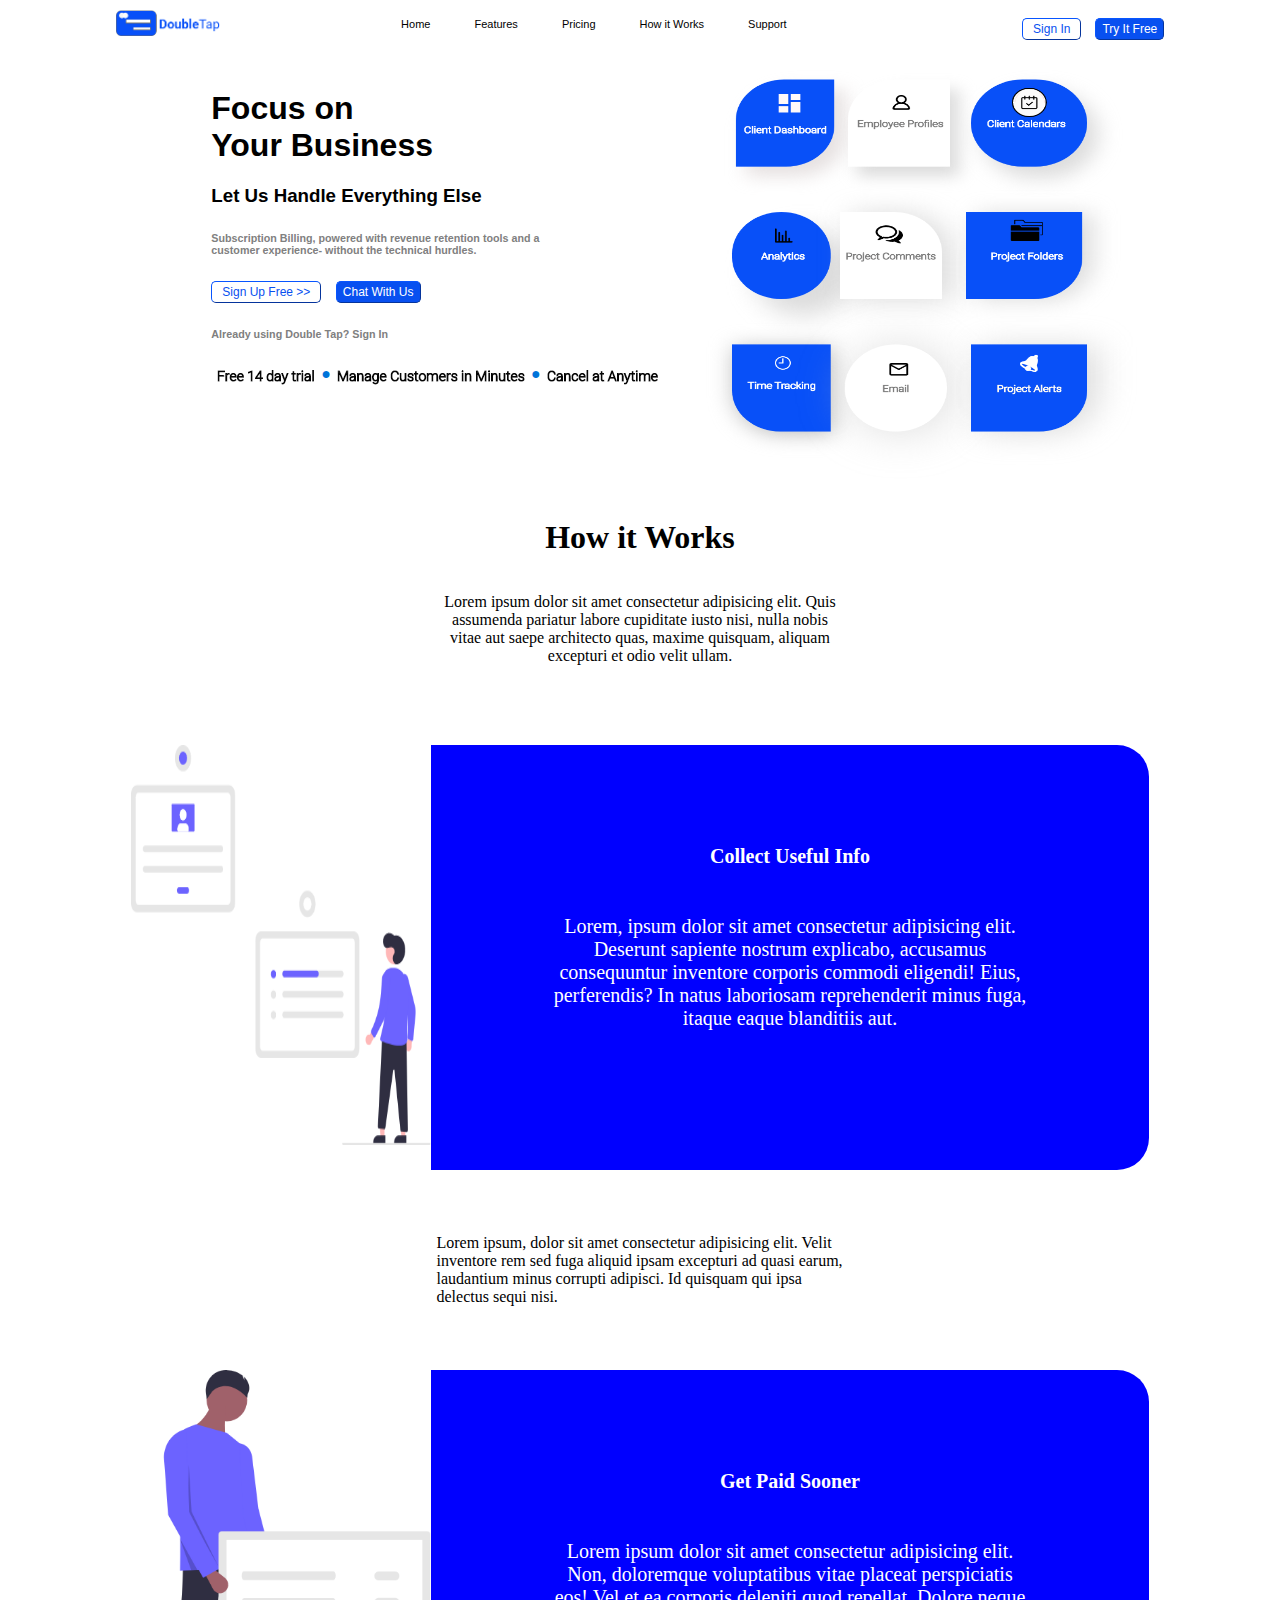
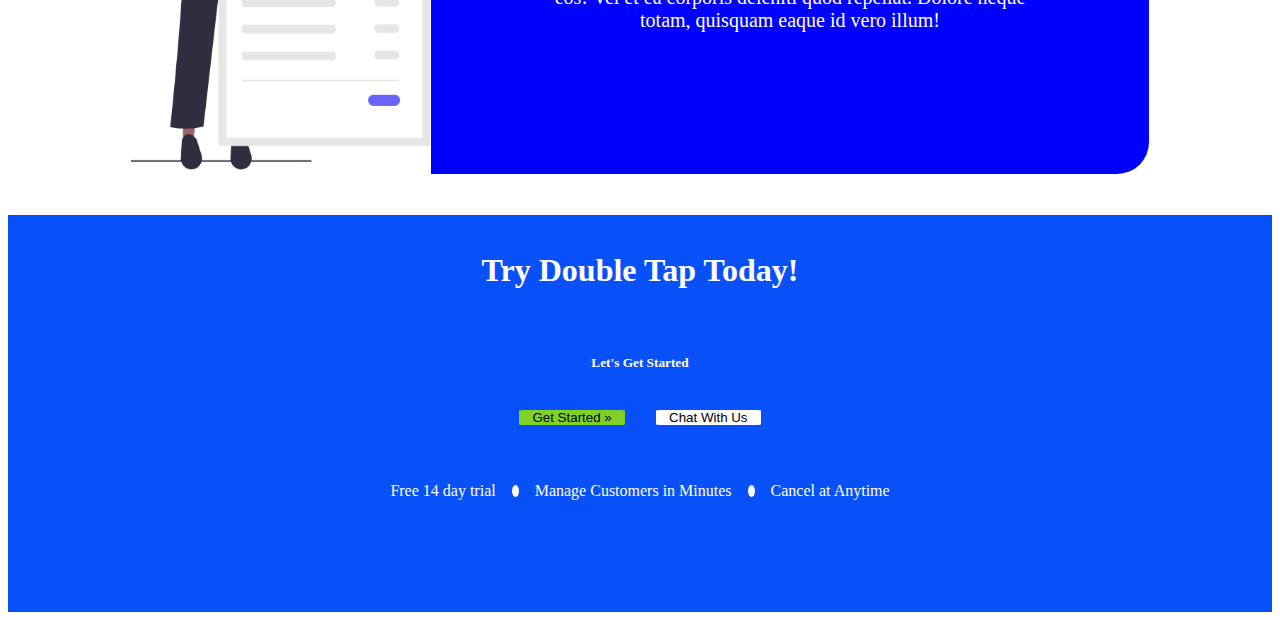
<file: how_it_works.html>
<!DOCTYPE html>
<html lang="en">
<head>
    <meta charset="UTF-8">
    <meta http-equiv="X-UA-Compatible" content="IE=edge">
    <meta name="viewport" content="width=device-width, initial-scale=1.0">
    <link rel="stylesheet" href="CSS/main.css">
    <link rel="stylesheet" href="CSS/how-it-works.css">
    <title>How it Works</title>
</head>
<body>
    <div class="container">
        <div class="navbar">
            <div class="navbar-logo col-1">
                <img src="Images/Logo-1.png" alt="">
            </div>
            <div class="navbar-links col-3">
                <a href="...">Home</a>
                <a href="...">Features</a>
                <a href="...">Pricing</a>
                <a href="...">How it Works</a>
                <a href="...">Support</a>
            </div>
            <div class="navbar-buttons col-2">
                <button class="sign-in-button">Sign In</button>
                <button class="try-it-button">Try It Free</button>
            </div>
        </div>
    
        <div class="focus">
            <div class="focus-text">
                <h1>Focus on<br>Your Business</h1>
                <h3>Let Us Handle Everything Else</h3>
                <h6>Subscription Billing, powered with revenue retention tools and a<br>customer experience- without the technical hurdles.</h6>
                <div class="focus-buttons">
                    <button class="sign-in-button">Sign Up Free  >></button>
                    <button class="try-it-button">Chat With Us</button>
                </div>
                <h6>Already using Double Tap? Sign In</h6>
                <div class="focus-benefit-images">
                    <img src="Images/Free -2.png" alt="">
                    <div class="item blue"></div>
                    <img src="Images/Manage Customers in Minutes-2.png" alt="">
                    <div class="item blue"></div>
                    <img src="Images/Cancel at Anytime-2.png" alt="">
                </div>
            </div>
            <div class="focus-pic">
                <img src="Images/Header-Side.png" height=435px width="450px" alt="">
            </div>
        </div>
        <div class="how-it-works"> 
            <h1>How it Works</h1>
            <p>Lorem ipsum dolor sit amet consectetur adipisicing elit. Quis assumenda pariatur labore cupiditate iusto nisi, nulla nobis vitae aut saepe architecto quas, maxime quisquam, aliquam excepturi et odio velit ullam.</p>
        </div>
        <div class="card">
            <div class="img"><img src="/Images/Collect-info.png" width=300 height =400></div>
            <div class="cardtext">
                <h6 id="infotitle">Collect Useful Info</h6>                
                <p>Lorem, ipsum dolor sit amet consectetur adipisicing elit. Deserunt sapiente nostrum explicabo, accusamus consequuntur inventore corporis commodi eligendi! Eius, perferendis? In natus laboriosam reprehenderit minus fuga, itaque eaque blanditiis aut.</p></div> 
        </div> 
        <div class="more-text"> 
            <div class="textbetween">Lorem ipsum, dolor sit amet consectetur adipisicing elit. Velit inventore rem sed fuga aliquid ipsam excepturi ad quasi earum, laudantium minus corrupti adipisci. Id quisquam qui ipsa delectus sequi nisi.</div>
        </div>

        <div class="card2">
            <div class="img"><img src="/Images/Take Payments.png" width=300 height =400> </div>  
            <div class="card2text">
                <h6 id="infotitle">Get Paid Sooner</h6>
                <p>Lorem ipsum dolor sit amet consectetur adipisicing elit. Non, doloremque voluptatibus vitae placeat perspiciatis eos! Vel et ea corporis deleniti quod repellat. Dolore neque totam, quisquam eaque id vero illum!</p>
            </div>      
        </div>
    </div>  
    <div class="footer">
        <h1>Try Double Tap Today!</h1>
        <h5>Let's Get Started</h5>
        <div class="footer-buttons">
            <!-- Right-Pointing Double Angle Quotation Mark is - &#187 -->
            <button class="button-get-started">Get Started &#187</button>
            <button class="button-chat">Chat With Us</button>
        </div>
        <div class="footer-links">
            <a href="#">Free 14 day trial</a>
            <span class="dot"></span>
            <a href="#">Manage Customers in Minutes</a>
            <span class="dot"></span>
            <a href="#">Cancel at Anytime</a>
        </div>
    </div>
</body>
</html>
</file>
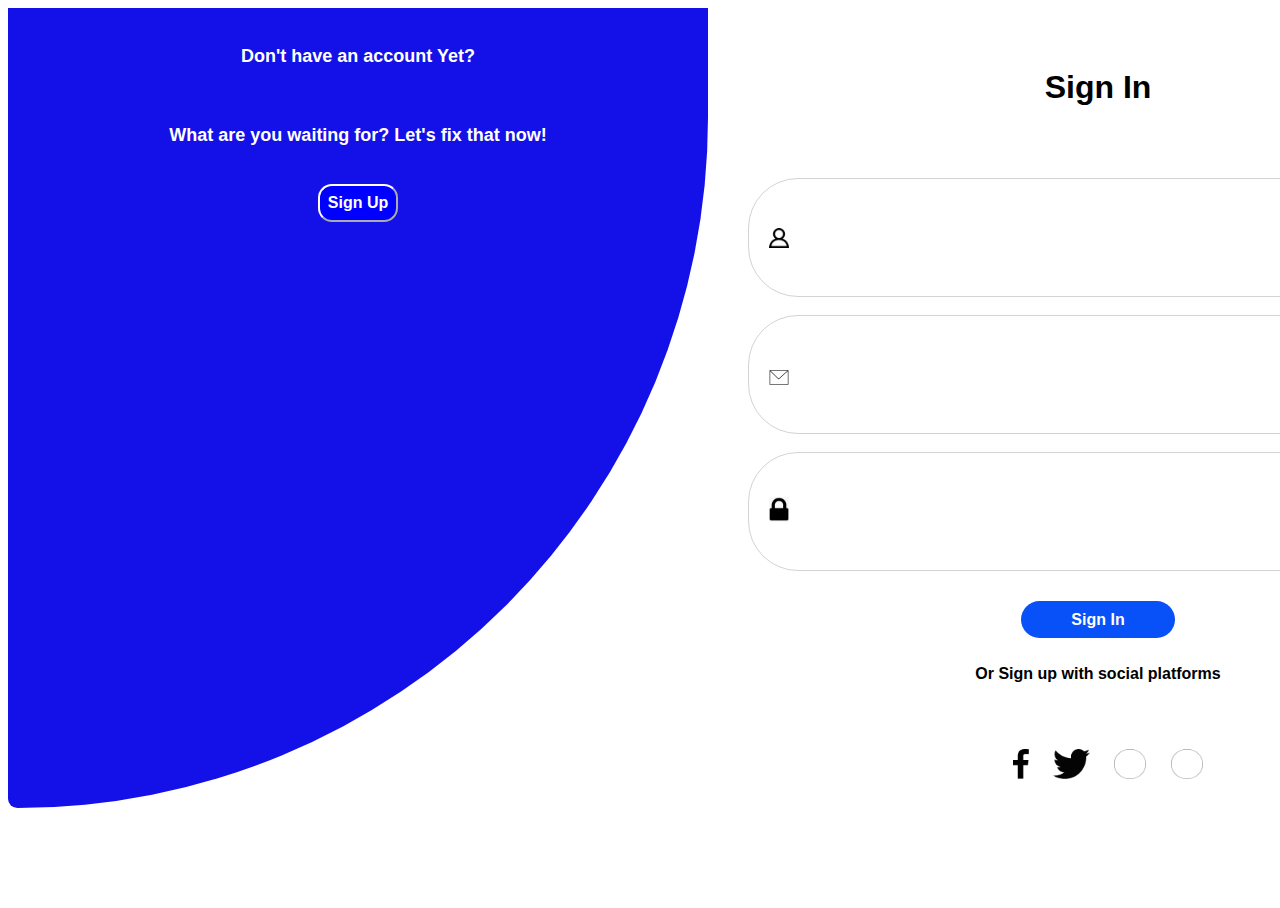
<file: sign_in.html>
<!DOCTYPE html>
<html lang="en">
<head>
    <meta charset="UTF-8">
    <meta http-equiv="X-UA-Compatible" content="IE=edge">
    <meta name="viewport" content="width=device-width, initial-scale=1.0">
    <link rel="stylesheet" href="CSS\sign_in.css">
    <title>Sign In</title>
</head>
<body>
    <div class="container">
        <div class="sign-up-area">
            <p>Don't have an account Yet?</p>
            <p>What are you waiting for? Let's fix that now!</p>
            <button> Sign Up </button>
        </div>
        <div class="sign-in-area">
            <div id="form">
                <h1>Sign In</h1>
                <form action="">
                    <div class="input-border">
                        <img src="Images\Page-1.png" alt="">
                        <input type="text">
                    </div>
                    <br>
                    <div class="input-border">
                        <img src="Images\mail-icon.png" alt="">
                        <input type="text">
                    </div>
                    <br>
                    <div class="input-border">
                        <img src="Images\lock-icon.png" alt="">
                        <input type="text">
                    </div>
                </form>
                <div id="bot-form">
                    <a href="index.html" id="button">Sign In</a>
                    <p>Or Sign up with social platforms</p>
                    <div id="socials">
                        <a href="https://www.facebook.com/login.php/"><img src="Images\Path 151.png" alt=""></a>
                        <a href="https://twitter.com/i/flow/login"><img src="Images\Path 152.png" alt=""></a>
                        <a href="https://accounts.google.com/v3/signin/identifier?dsh=S386692719%3A1670361659305846&authuser=0&continue=https%3A%2F%2Fmyaccount.google.com%2F%3Ftab%3Dkk&ec=GAlAwAE&hl=en&service=accountsettings&flowName=GlifWebSignIn&flowEntry=AddSession"><img src="Images\Path 236.png" alt=""></a>
                        <a href="https://www.linkedin.com/uas/login"><img src="Images\Path 236.png" alt=""></a>
                    </div>
                </div>
            </div>
        </div>
    </div>
</body>
</html>
</file>
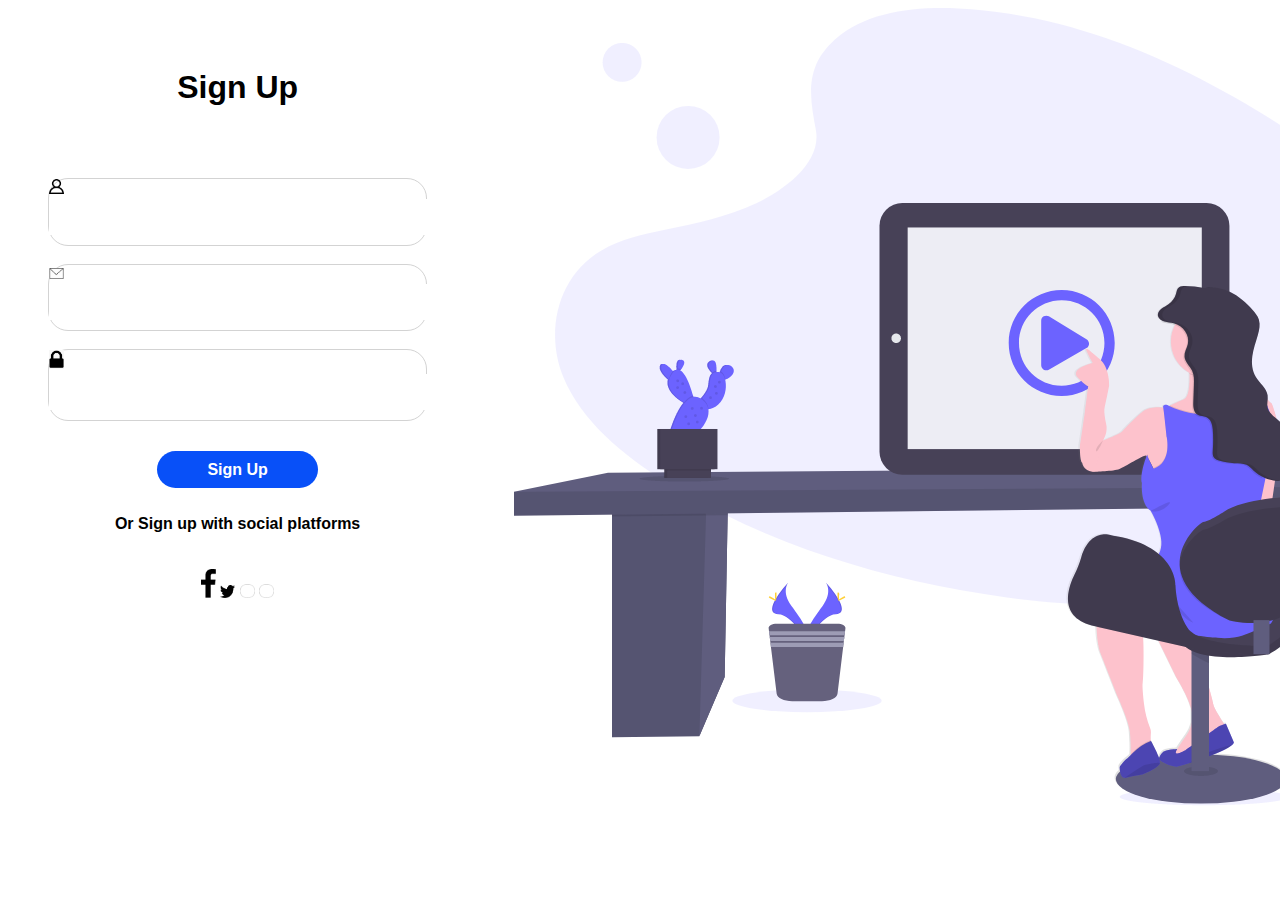
<file: sign_up.html>
<!DOCTYPE html>
<html lang="en">
<head>
    <meta charset="UTF-8">
    <meta http-equiv="X-UA-Compatible" content="IE=edge">
    <meta name="viewport" content="width=device-width, initial-scale=1.0">
    <link rel="stylesheet" href="CSS\sign_up.css">
    <title>Sign Up</title>
</head>
<body>
    <div id="form">
        <h1>Sign Up</h1>
        <form action="">
            <div class="input-border">
                <img src="Images\Page-1.png" alt="">
                <input type="text">
            </div>
            <br>
            <div class="input-border">
                <img src="Images\mail-icon.png" alt="">
                <input type="text">
            </div>
            <br>
            <div class="input-border">
                <img src="Images\lock-icon.png" alt="">
                <input type="text">
            </div>
        </form>

        <div id="bot-form">
            <a href="index.html" id="button">Sign Up</a>

            <p>Or Sign up with social platforms</p>

            <div id="socials">
                <a href=""><img src="Images\Path 151.png" alt=""></a>
                <a href=""><img src="Images\Path 152.png" alt=""></a>
                <a href=""><img src="Images\Path 236.png" alt=""></a>
                <a href=""><img src="Images\Path 236.png" alt=""></a>
            </div>
        </div>
    </div>

    <div id="img">
        <img src="Images\Group 10.png" alt="Sign Up Image">
    </div>
</body>
</html>
</file>
<file: CSS/main.css>
/* Style agreements

Colors:
    blue: rgb(8, 80, 248)
    green: rgb(127, 209, 38
 */



.container {  display: grid;
    grid-template-columns: 0.4fr 1.9fr 1.4fr 0.4fr;
    grid-template-rows: 0.4fr auto auto auto auto auto;
    grid-auto-columns: 1fr;
    gap: 0em 0em;
    grid-auto-flow: row;
    grid-template-areas:
      "navbar navbar navbar navbar"
      ". focus focus ."
      ". explore explore ."
      ". payments-card payments-card ."
      ". solutions solutions ."
      "footer footer footer footer";

      /* Main container takes all the space */
      
  }
  


.navbar { 
    grid-area: navbar;
    padding: 0;
    margin: 0;
    display: flex;
    justify-content: space-around;
}

.navbar-logo{
    display: flex;
    justify-content: start;
    height: 28px;
    width: 50px;
}

.navbar-links a{
    color: black;
    display: inline-flex;
    padding-top: 10px;
    margin-left: 20px;
    margin-right: 20px;
    text-decoration: none;
    justify-content: center;
    font-size: 11px;
    font-family: Arial, Helvetica, sans-serif;
    font-weight: 300;
    
}

.navbar-buttons{
    padding-top: 10px;
    display: inline;
         
}

.try-it-button{
    background-color: rgb(8, 80, 240);
    border-radius: 5px;
    border-width: 1px;
    color: white;
    border-color: rgb(8, 80, 240);
    font-size: 12px;
    padding: 3px 6px;
    box-shadow: none;
       
}

.sign-in-button{
    background-color: white;
    border-radius: 5px;
    border-width: 1px;
    color: rgb(8, 80, 240);
    border-color: rgb(8, 80, 240);
    font-size: 12px;
    padding: 3px 10px;
    margin-right: 10px;
    box-shadow: none;
}
    
.focus {  
    display: grid;
    grid-template-columns: 1.4fr 0.6fr;
    grid-template-rows: 1fr;
    gap: 0px 0px;
    grid-auto-flow: row;
    grid-template-areas:
      "focus-text focus-pic";
    grid-area: focus;
    
}
  
.focus-text {
    grid-area: focus-text;
    padding-top: 5%;
    align-items: center;
    padding-left: 80px;
    font-family: Arial, Helvetica, sans-serif;
}

.focus-text h6{
    color: gray;
    
}

.focus-benefit-images{
    display: flex;
    width: auto;
}

.focus-benefit-images img{
    margin-right: 5px;
    margin-left: 5px;
}

.benefits{
    display: inline-flex;
}

.item.blue::before {
    content: "●";
    color: #0074D9;
}  

.focus-pic {
    grid-area: focus-pic;
    display: flex;
    align-items: center;
    padding-top: 5%;
      
    
}



  
  .explore {  display: grid;
    grid-template-columns: 1fr;
    grid-template-rows: 1fr 1fr;
    gap: 0px 0px;
    grid-auto-flow: row;
    grid-template-areas:
      "explore-text"
      "explore-pic";
    grid-area: explore;
  }
  
  .explore-text { grid-area: explore-text; }
  
  .explore-pic { grid-area: explore-pic; }
  
  .payments-card { 
    grid-area: payments-card; 
    display: flex;
    border-radius: 2em;
    background-color:  rgb(8, 80, 248);
    margin-bottom: 4em;
    
}
  .card1text{
    display: flex;
    color: white;
    font-size: 20px;
    padding: 6em;
    flex-direction: column;
    align-items: flex-start;
  }
  .card1text ul{
    padding: 0;
  }

  .easypay{
    padding-bottom: 1.5em;
  }


.bullets .bullettexts{ 
    padding-top: 1em;
    padding-bottom: 1em;
    justify-content: flex-start;
    display: flex;
    padding-left: -5em;
  } 

  .payments-card button{
    display: flex;
    border-radius: 3px;
    width: 200px;
    height: 30px;
    justify-content: center;
    align-items: center;
    background-color: rgb(8, 80, 248);
    color: white;
    border-color: white;
  }

  .payments-card .img{
    background-color: white;
  }

  .solutions {  display: grid;
    grid-template-columns: 1fr 1fr;
    grid-template-rows: 1fr 1fr 1fr;
    gap: 0px 0px;
    grid-auto-flow: row;
    grid-template-areas:
      "solutions-text solutions-text"
      "solutions-email solutions-task"
      "solutions-analytics solutions-calendars";
    grid-area: solutions;
  }
  
.solutions-text { 
    grid-area: solutions-text; 
    display: flex;
    flex-direction: column;
    justify-content: end;
}

.solutions-text h1{
    text-align: center;
    padding-bottom: 2em;
}
  
.solutions-email { grid-area: solutions-email; }
  
.solutions-task { grid-area: solutions-task; }

.solutions-analytics { grid-area: solutions-analytics; }

.solutions-calendars { grid-area: solutions-calendars; }

.solutions-left{
    display: flex;
    justify-content: end;
    padding-right: 4em;
    padding-bottom: 4em;
}

.solutions-right{
    display: flex;
    justify-content: start;
    padding-left: 4em;
    padding-bottom: 4em;
}


.solutions-quadrant{
    display: flex;
    flex-direction: column;
    align-items: center;
    justify-content: space-between;
    width: 40%;
}

.solutions-quadrant > *{
    padding: 1em 0;
}

.solutions-quadrant h3, p {
    text-align: center;
}

.solutions-quadrant button{
    padding: 0 3em;
    border: 2px solid gray;
    border-radius: 3px;
    background-color: white;
    font-weight: bold;
}


/* Footer  */
/* TODO style font */
.footer { 
    grid-area: footer; 
    background-color: rgb(8, 80, 248);
    padding-bottom: 4em;
    display: flex;
    flex-direction: column;
    align-items: center;
    color: white;
}

.footer > *{
    padding: 0.5em;
}

.footer .button-get-started{
    background-color: rgb(127, 209, 38);
    border: none;
    border-radius: 5%;
    padding: 0 1em;
}

.footer .button-chat{
    background-color: white;
    border: none;
    border-radius: 5%;
    padding: 0 1em;
}

.footer .footer-buttons > *{
    margin: 0 1em
}

.footer .footer-links{
    display: flex;
    justify-content: center;
    align-items: center;
    padding: 2em;
}

.footer .footer-links a{
    text-decoration: none;
    color: white;
    padding: 1em;
    text-align: center;
}

.footer .dot {
    height: 12px;
    width: 7px;
    background-color: white;
    border-radius: 50%;
  }
</file>
<file: CSS/how-it-works.css>
.container {  display: grid;
  grid-template-columns: 0.4fr 2.1fr 1.2fr 0.4fr;
  grid-template-rows: 0.4fr auto auto auto auto 9.9fr 1fr;
  grid-auto-columns: 1fr;
  gap: 0em 0em;
  grid-auto-flow: row;
  grid-template-areas:
    "navbar navbar navbar navbar"
    ". focus focus ."
    ". how-it-works how-it-works ."
    ". card card ."
    ". more-text more-text ."
    ". card2 card2 ."
    "footer footer footer footer";
}

.navbar { grid-area: navbar; }

.focus {  display: grid;
  grid-template-columns: 1.4fr 0.6fr;
  grid-template-rows: 1fr;
  gap: 0px 0px;
  grid-auto-flow: row;
  grid-template-areas:
    "focus-text focus-pic";
  grid-area: focus;
}

.focus-text { grid-area: focus-text; }

.focus-pic { grid-area: focus-pic; }

.how-it-works { 
  grid-area: how-it-works; 
  display: flex;
  justify-content: center;
  flex-direction: column;
  align-items: center;
  padding-left: 30%;
  padding-right: 30%;
  padding-bottom: 4em;
}

.card { 
  grid-area: card;
  display: flex;
  border-radius: 2em;
  background-color: blue;
}

.cardtext{
  color: white;
  font-size: 20px;
  padding: 6em;
}

.card .img{
  background-color: white;
}

.card2 .img{
  background-color: white;
}
#infotitle{
  display: flex;
  align-items: center;
  justify-content: center;
  font-size: 20px;
  margin-top: -1em;
}

.more-text { 
  grid-area: more-text; 
  display: flex;
  justify-content: center;
  align-items: center;
  padding-left: 30%;
  padding-right: 30%;
  padding-top: 4em;
  padding-bottom: 4em;
}

.card2 { 
  grid-area: card2; 
  display: flex;
  border-radius: 2em;
  background-color: blue;
}

.card2text{
  color: white;
  font-size: 20px;
  padding: 6em;
}


.footer { grid-area: footer; }
</file>
